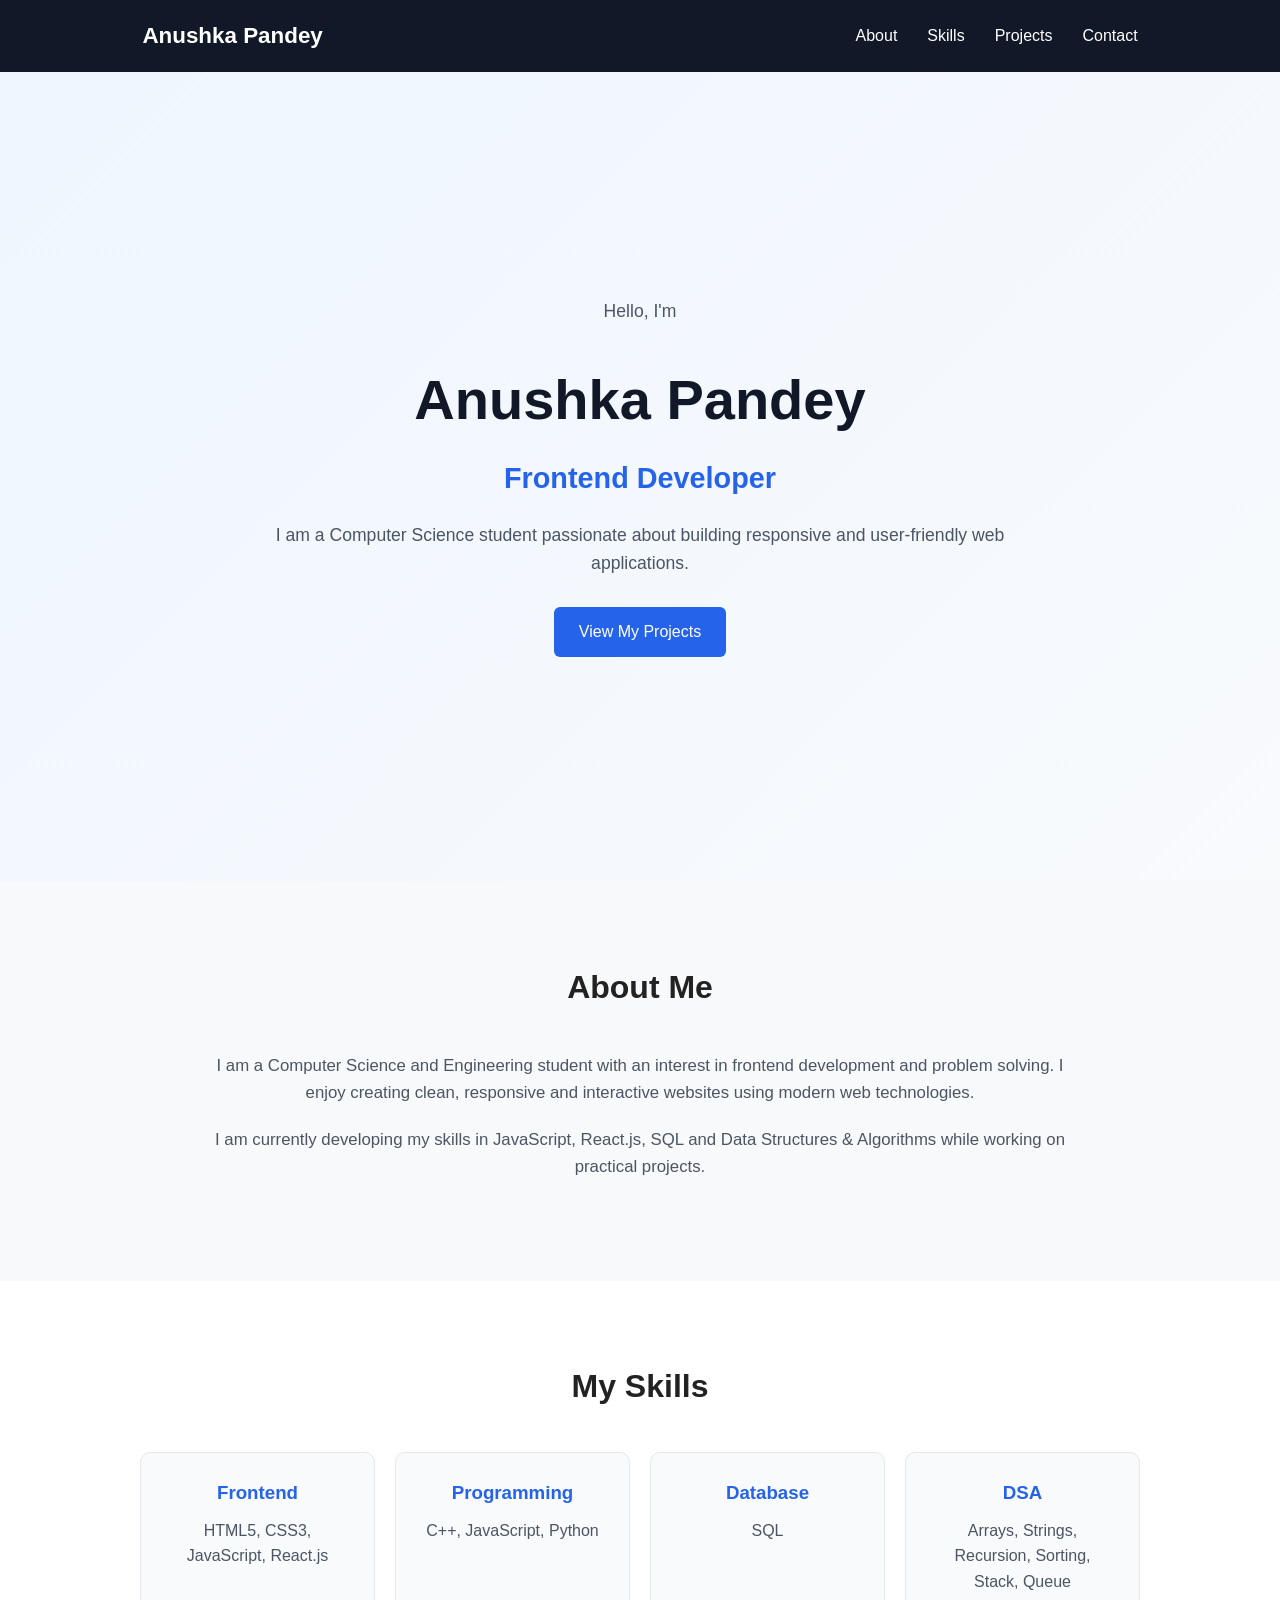
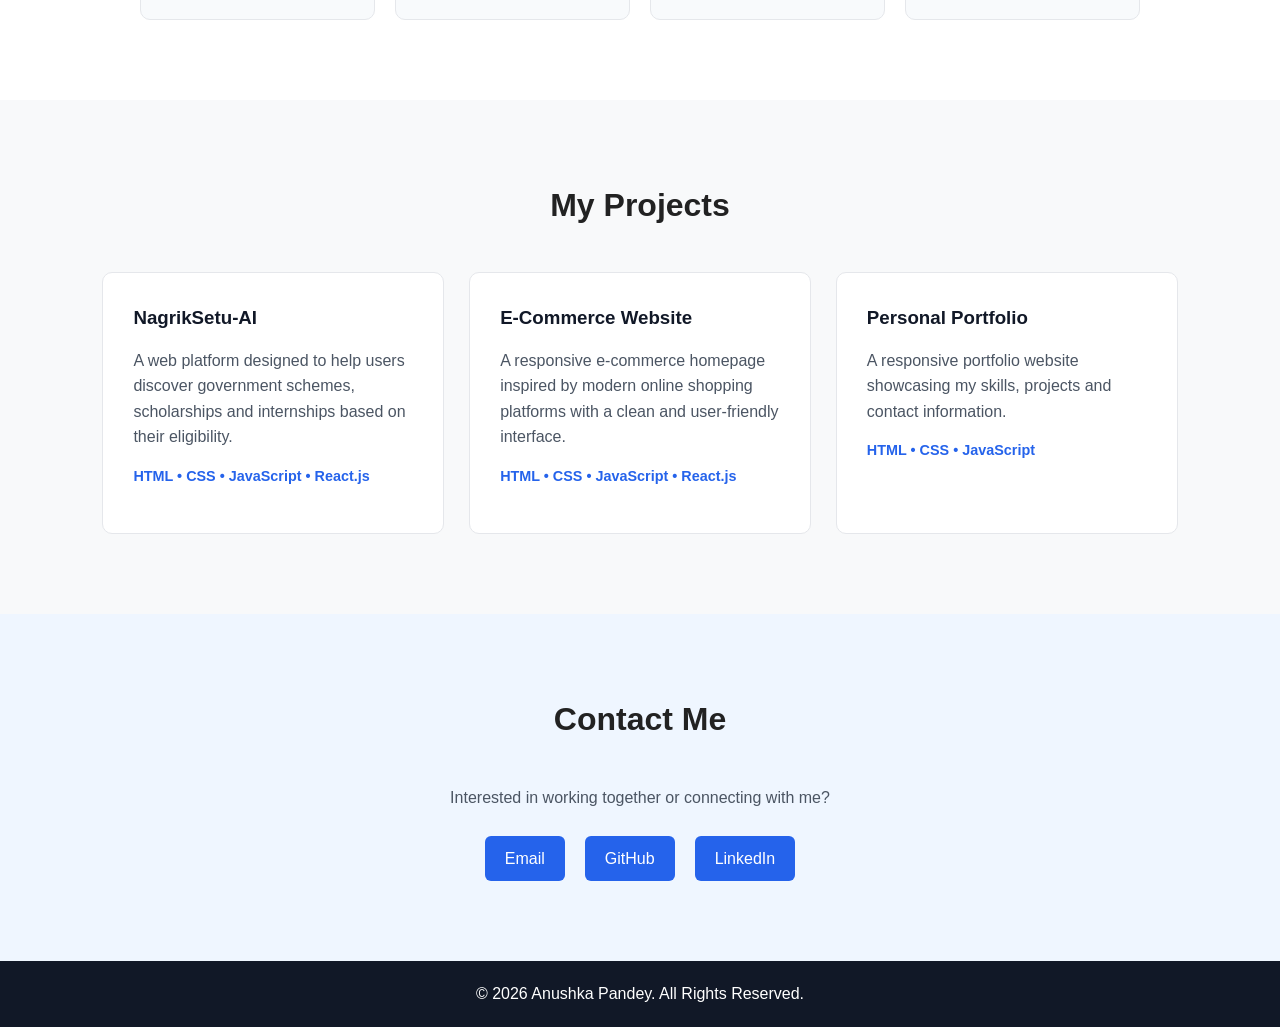
<file: personal-portfolio/index.html>
<!DOCTYPE html>
<html lang="en">
<head>
    <meta charset="UTF-8">
    <meta name="viewport" content="width=device-width, initial-scale=1.0">

    <title>Anushka Pandey | Frontend Developer</title>

    <link rel="stylesheet" href="style.css">
</head>

<body>

    <!-- Navigation Bar -->
    <header>
        <nav class="navbar">
            <h2 class="logo">Anushka Pandey</h2>

            <button class="menu-btn" id="menuBtn">☰</button>

            <ul class="nav-links" id="navLinks">
                <li><a href="#about">About</a></li>
                <li><a href="#skills">Skills</a></li>
                <li><a href="#projects">Projects</a></li>
                <li><a href="#contact">Contact</a></li>
            </ul>
        </nav>
    </header>


    <!-- Hero Section -->
    <section class="hero">
        <div class="hero-content">
            <p class="intro">Hello, I'm</p>

            <h1>Anushka Pandey</h1>

            <h2>Frontend Developer</h2>

            <p>
                I am a Computer Science student passionate about
                building responsive and user-friendly web applications.
            </p>

            <a href="#projects" class="btn">View My Projects</a>
        </div>
    </section>


    <!-- About Section -->
    <section id="about" class="section">
        <h2 class="section-title">About Me</h2>

        <div class="about-content">
            <p>
                I am a Computer Science and Engineering student with an
                interest in frontend development and problem solving.
                I enjoy creating clean, responsive and interactive
                websites using modern web technologies.
            </p>

            <p>
                I am currently developing my skills in JavaScript,
                React.js, SQL and Data Structures & Algorithms while
                working on practical projects.
            </p>
        </div>
    </section>


    <!-- Skills Section -->
    <section id="skills" class="section">
        <h2 class="section-title">My Skills</h2>

        <div class="skills-container">

            <div class="skill-card">
                <h3>Frontend</h3>
                <p>HTML5, CSS3, JavaScript, React.js</p>
            </div>

            <div class="skill-card">
                <h3>Programming</h3>
                <p>C++, JavaScript, Python</p>
            </div>

            <div class="skill-card">
                <h3>Database</h3>
                <p>SQL</p>
            </div>

            <div class="skill-card">
                <h3>DSA</h3>
                <p>
                    Arrays, Strings, Recursion, Sorting,
                    Stack, Queue
                </p>
            </div>

        </div>
    </section>


    <!-- Projects Section -->
    <section id="projects" class="section">
        <h2 class="section-title">My Projects</h2>

        <div class="projects-container">

            <div class="project-card">
                <h3>NagrikSetu-AI</h3>

                <p>
                    A web platform designed to help users discover
                    government schemes, scholarships and internships
                    based on their eligibility.
                </p>

                <p class="tech">
                    HTML • CSS • JavaScript • React.js
                </p>
            </div>


            <div class="project-card">
                <h3>E-Commerce Website</h3>

                <p>
                    A responsive e-commerce homepage inspired by
                    modern online shopping platforms with a clean
                    and user-friendly interface.
                </p>

                <p class="tech">
                    HTML • CSS • JavaScript • React.js
                </p>
            </div>


            <div class="project-card">
                <h3>Personal Portfolio</h3>

                <p>
                    A responsive portfolio website showcasing my
                    skills, projects and contact information.
                </p>

                <p class="tech">
                    HTML • CSS • JavaScript
                </p>
            </div>

        </div>
    </section>


    <!-- Contact Section -->
    <section id="contact" class="section contact-section">
        <h2 class="section-title">Contact Me</h2>

        <p>
            Interested in working together or connecting with me?
        </p>

        <div class="contact-links">
            <a href="mailto:anupandey7002@gmail.com">
                Email
            </a>

            <a href="https://github.com/anushkapandey7002" target="_blank">
                GitHub
            </a>

            <a href="https://www.linkedin.com/in/anushka-pandey-473527398/"
               target="_blank">
                LinkedIn
            </a>
        </div>
    </section>


    <!-- Footer -->
    <footer>
        <p>© 2026 Anushka Pandey. All Rights Reserved.</p>
    </footer>


    <script src="script.js"></script>

</body>
</html>
</file>
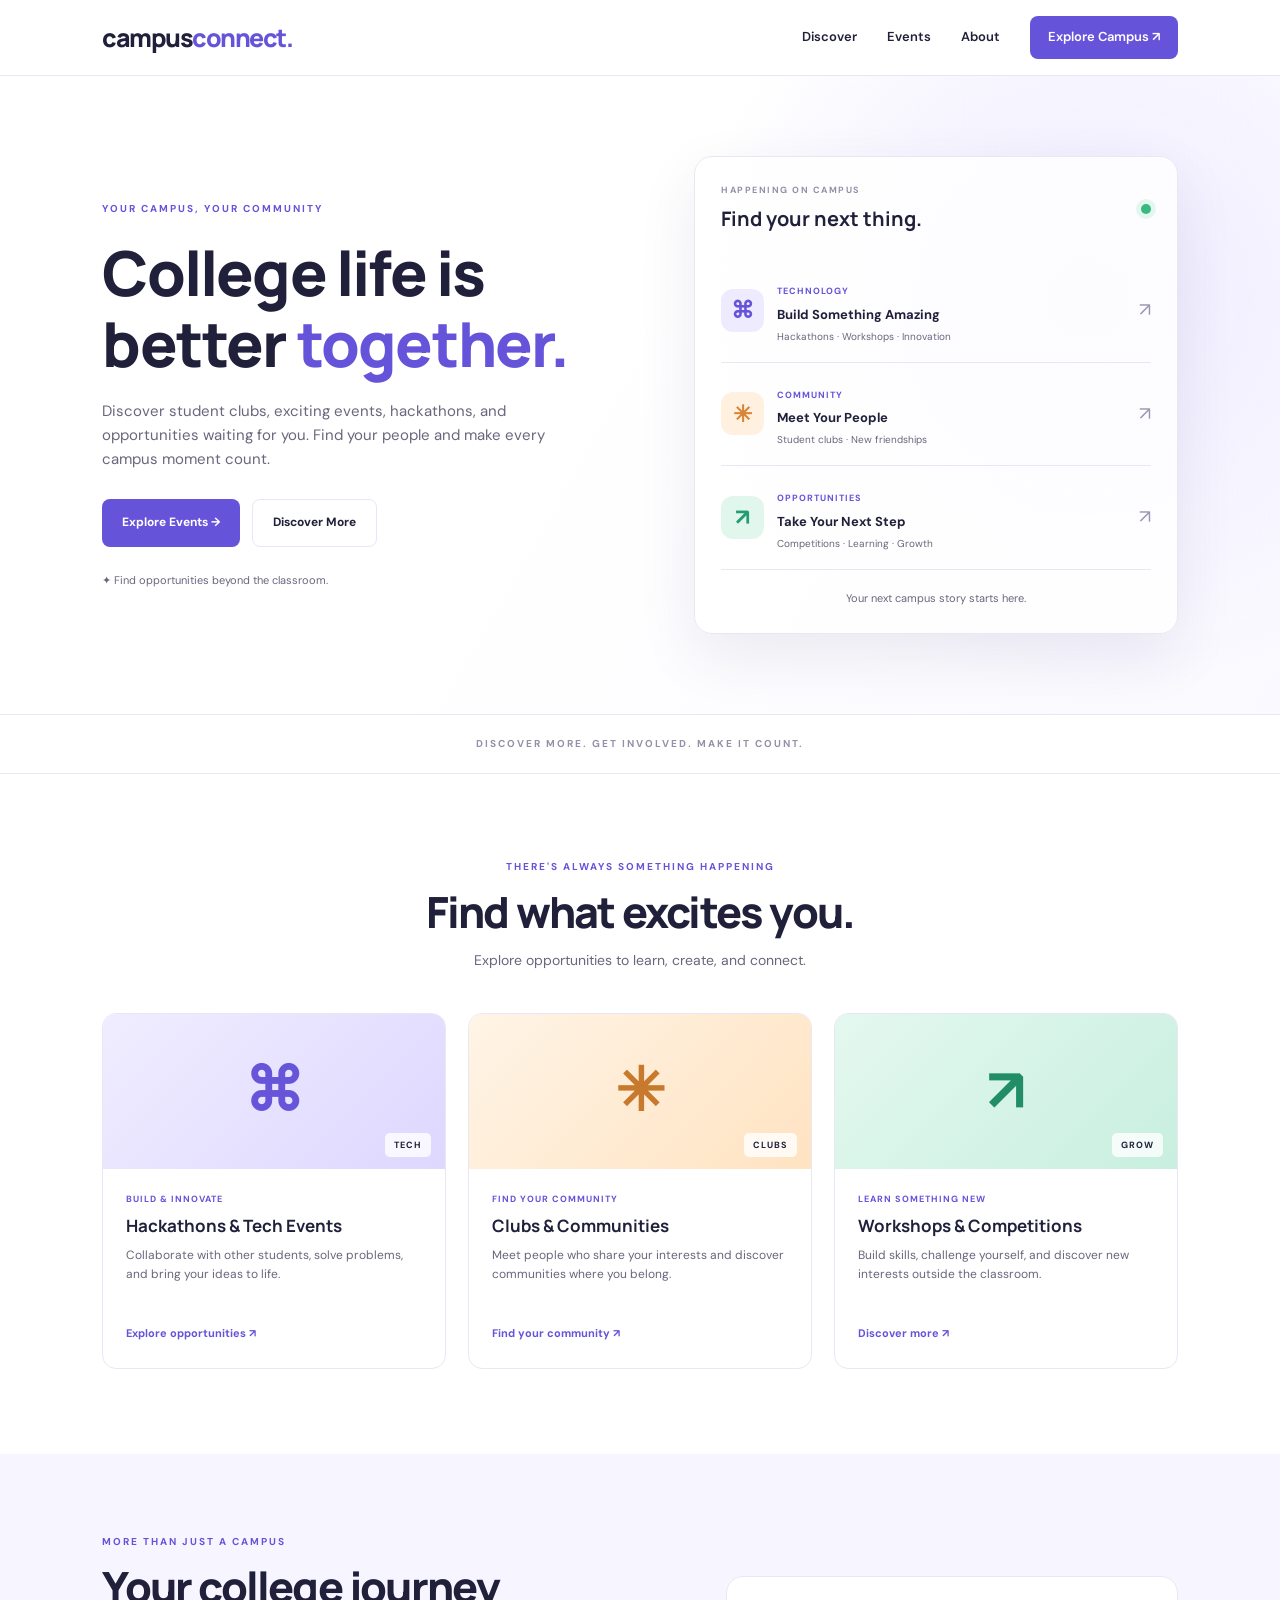
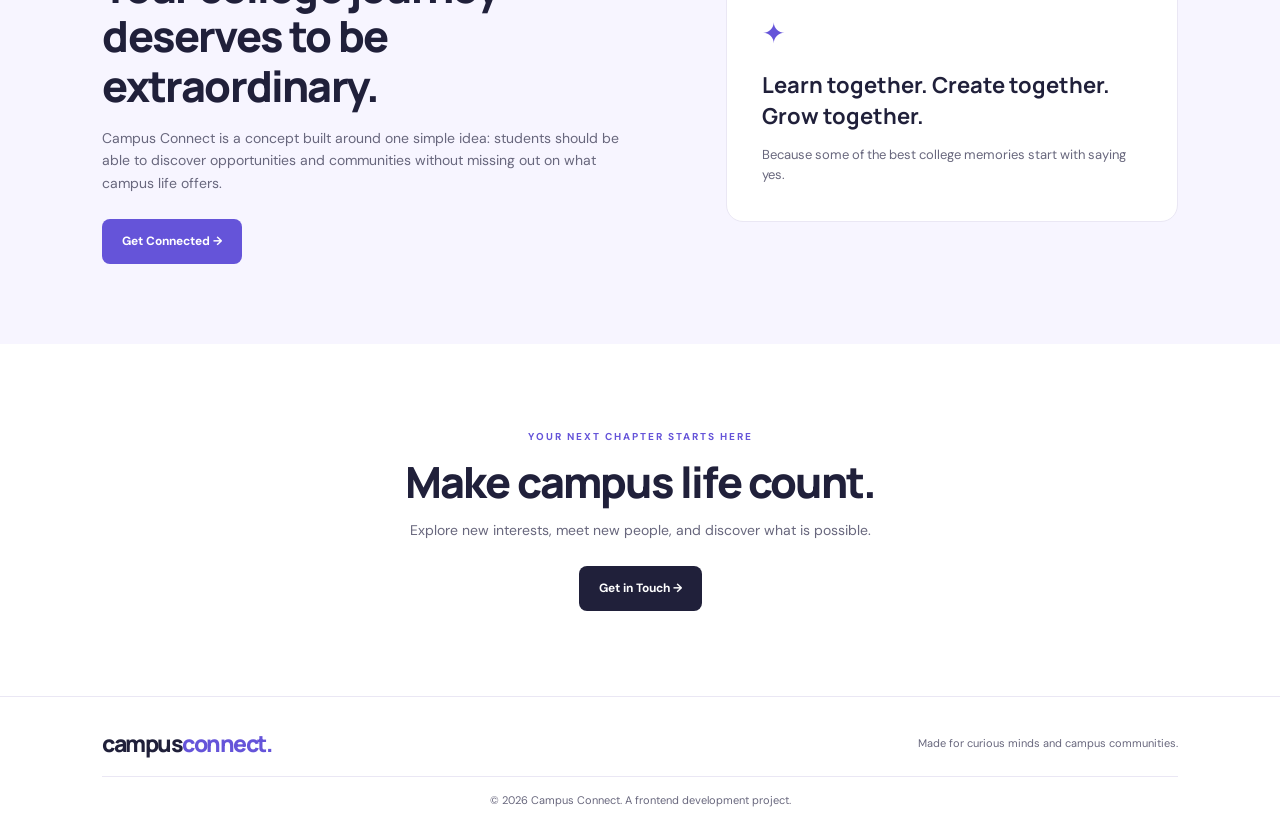
<file: responsive-landing-page/index.html>
<!DOCTYPE html>
<html lang="en">
<head>
    <meta charset="UTF-8">
    <meta name="viewport" content="width=device-width, initial-scale=1.0">
    <meta name="description" content="Discover campus clubs, events, hackathons and opportunities with Campus Connect.">
    <title>Campus Connect | Find Your Campus Community</title>
    <link rel="stylesheet" href="style.css">
</head>
<body>

    <header class="navbar">
        <a href="#" class="logo">campus<span>connect.</span></a>

        <button class="menu-toggle" id="menuToggle"
                aria-label="Toggle navigation" aria-expanded="false">
            ☰
        </button>

        <nav class="nav-links" id="navLinks">
            <a href="#discover">Discover</a>
            <a href="#events">Events</a>
            <a href="#about">About</a>
            <a href="#events" class="nav-cta">Explore Campus ↗</a>
        </nav>
    </header>

    <main>
        <section class="hero" id="discover">
            <div class="hero-content">
                <p class="eyebrow">YOUR CAMPUS, YOUR COMMUNITY</p>

                <h1>College life is better <span>together.</span></h1>

                <p class="hero-description">
                    Discover student clubs, exciting events, hackathons,
                    and opportunities waiting for you. Find your people
                    and make every campus moment count.
                </p>

                <div class="hero-actions">
                    <a href="#events" class="button primary-button">
                        Explore Events →
                    </a>
                    <a href="#about" class="button secondary-button">
                        Discover More
                    </a>
                </div>

                <p class="hero-note">✦ Find opportunities beyond the classroom.</p>
            </div>

            <div class="hero-visual">
                <div class="visual-heading">
                    <div>
                        <p class="card-label">HAPPENING ON CAMPUS</p>
                        <h2>Find your next thing.</h2>
                    </div>
                    <span class="live-dot"></span>
                </div>

                <article class="highlight-card">
                    <div class="event-symbol purple-symbol">⌘</div>
                    <div class="event-info">
                        <span class="event-category">TECHNOLOGY</span>
                        <h3>Build Something Amazing</h3>
                        <p>Hackathons · Workshops · Innovation</p>
                    </div>
                    <span class="event-arrow">↗</span>
                </article>

                <article class="highlight-card">
                    <div class="event-symbol orange-symbol">✳</div>
                    <div class="event-info">
                        <span class="event-category">COMMUNITY</span>
                        <h3>Meet Your People</h3>
                        <p>Student clubs · New friendships</p>
                    </div>
                    <span class="event-arrow">↗</span>
                </article>

                <article class="highlight-card">
                    <div class="event-symbol green-symbol">↗</div>
                    <div class="event-info">
                        <span class="event-category">OPPORTUNITIES</span>
                        <h3>Take Your Next Step</h3>
                        <p>Competitions · Learning · Growth</p>
                    </div>
                    <span class="event-arrow">↗</span>
                </article>

                <p class="visual-footer">Your next campus story starts here.</p>
            </div>
        </section>

        <section class="intro-strip">
            <p>DISCOVER MORE. GET INVOLVED. MAKE IT COUNT.</p>
        </section>

        <section class="section events-section" id="events">
            <div class="section-heading">
                <p class="eyebrow">THERE'S ALWAYS SOMETHING HAPPENING</p>
                <h2>Find what excites you.</h2>
                <p>Explore opportunities to learn, create, and connect.</p>
            </div>

            <div class="events-grid">
                <article class="event-card">
                    <div class="event-art art-tech">
                        <span>⌘</span>
                        <span class="art-tag">TECH</span>
                    </div>
                    <div class="event-card-content">
                        <p class="event-category">BUILD & INNOVATE</p>
                        <h3>Hackathons & Tech Events</h3>
                        <p>Collaborate with other students, solve problems,
                           and bring your ideas to life.</p>
                        <a href="#contact" class="text-link">Explore opportunities ↗</a>
                    </div>
                </article>

                <article class="event-card">
                    <div class="event-art art-community">
                        <span>✳</span>
                        <span class="art-tag">CLUBS</span>
                    </div>
                    <div class="event-card-content">
                        <p class="event-category">FIND YOUR COMMUNITY</p>
                        <h3>Clubs & Communities</h3>
                        <p>Meet people who share your interests and discover
                           communities where you belong.</p>
                        <a href="#contact" class="text-link">Find your community ↗</a>
                    </div>
                </article>

                <article class="event-card">
                    <div class="event-art art-growth">
                        <span>↗</span>
                        <span class="art-tag">GROW</span>
                    </div>
                    <div class="event-card-content">
                        <p class="event-category">LEARN SOMETHING NEW</p>
                        <h3>Workshops & Competitions</h3>
                        <p>Build skills, challenge yourself, and discover
                           new interests outside the classroom.</p>
                        <a href="#contact" class="text-link">Discover more ↗</a>
                    </div>
                </article>
            </div>
        </section>

        <section class="about-section" id="about">
            <div class="about-content">
                <p class="eyebrow">MORE THAN JUST A CAMPUS</p>
                <h2>Your college journey deserves to be extraordinary.</h2>
                <p>
                    Campus Connect is a concept built around one simple idea:
                    students should be able to discover opportunities and
                    communities without missing out on what campus life offers.
                </p>
                <a href="#contact" class="button primary-button">
                    Get Connected →
                </a>
            </div>

            <div class="about-note">
                <span class="note-symbol">✦</span>
                <h3>Learn together. Create together. Grow together.</h3>
                <p>Because some of the best college memories start with saying yes.</p>
            </div>
        </section>

        <section class="contact-section" id="contact">
            <p class="eyebrow">YOUR NEXT CHAPTER STARTS HERE</p>
            <h2>Make campus life count.</h2>
            <p>Explore new interests, meet new people, and discover what is possible.</p>
            <a href="mailto:hello@example.com" class="button contact-button">
                Get in Touch →
            </a>
        </section>
    </main>

    <footer class="footer">
        <a href="#" class="logo">campus<span>connect.</span></a>
        <p>Made for curious minds and campus communities.</p>
        <p class="copyright">
            © 2026 Campus Connect. A frontend development project.
        </p>
    </footer>

    <script src="script.js"></script>
</body>
</html>
</file>
<file: personal-portfolio/style.css>
/* ---------- General Styles ---------- */

* {
    margin: 0;
    padding: 0;
    box-sizing: border-box;
}

html {
    scroll-behavior: smooth;
}

body {
    font-family: Arial, sans-serif;
    line-height: 1.6;
    color: #222;
    background-color: #f8f9fa;
}

a {
    text-decoration: none;
}

.section {
    padding: 80px 8%;
}

.section-title {
    text-align: center;
    font-size: 2rem;
    margin-bottom: 40px;
}


/* ---------- Navigation ---------- */

header {
    background-color: #111827;
    position: sticky;
    top: 0;
    z-index: 1000;
}

.navbar {
    max-width: 1200px;
    margin: auto;
    padding: 18px 8%;

    display: flex;
    align-items: center;
    justify-content: space-between;
}

.logo {
    color: white;
    font-size: 1.4rem;
}

.nav-links {
    list-style: none;
    display: flex;
    gap: 30px;
}

.nav-links a {
    color: white;
    font-size: 1rem;
    transition: color 0.3s ease;
}

.nav-links a:hover {
    color: #60a5fa;
}

.menu-btn {
    display: none;
    background: none;
    border: none;
    color: white;
    font-size: 1.8rem;
    cursor: pointer;
}


/* ---------- Hero Section ---------- */

.hero {
    min-height: 90vh;

    display: flex;
    align-items: center;
    justify-content: center;

    text-align: center;
    padding: 60px 8%;

    background: linear-gradient(
        135deg,
        #eff6ff,
        #f8fafc
    );
}

.hero-content {
    max-width: 750px;
}

.intro {
    font-size: 1.2rem;
    color: #2563eb;
    margin-bottom: 10px;
}

.hero h1 {
    font-size: 3.5rem;
    color: #111827;
    margin-bottom: 10px;
}

.hero h2 {
    font-size: 1.8rem;
    color: #2563eb;
    margin-bottom: 20px;
}

.hero p {
    font-size: 1.1rem;
    color: #4b5563;
    margin-bottom: 30px;
}

.btn {
    display: inline-block;
    padding: 12px 25px;

    background-color: #2563eb;
    color: white;

    border-radius: 6px;

    transition:
        background-color 0.3s ease,
        transform 0.3s ease;
}

.btn:hover {
    background-color: #1d4ed8;
    transform: translateY(-3px);
}


/* ---------- About Section ---------- */

.about-content {
    max-width: 850px;
    margin: auto;
    text-align: center;
}

.about-content p {
    margin-bottom: 20px;
    color: #4b5563;
    font-size: 1.05rem;
}


/* ---------- Skills Section ---------- */

#skills {
    background-color: white;
}

.skills-container {
    max-width: 1000px;
    margin: auto;

    display: grid;
    grid-template-columns: repeat(4, 1fr);
    gap: 20px;
}

.skill-card {
    background-color: #f8fafc;
    padding: 25px;

    text-align: center;

    border-radius: 10px;
    border: 1px solid #e5e7eb;

    transition:
        transform 0.3s ease,
        box-shadow 0.3s ease;
}

.skill-card:hover {
    transform: translateY(-6px);

    box-shadow:
        0 10px 25px rgba(0, 0, 0, 0.08);
}

.skill-card h3 {
    color: #2563eb;
    margin-bottom: 10px;
}

.skill-card p {
    color: #4b5563;
}


/* ---------- Projects Section ---------- */

.projects-container {
    max-width: 1100px;
    margin: auto;

    display: grid;
    grid-template-columns: repeat(3, 1fr);
    gap: 25px;
}

.project-card {
    background-color: white;

    padding: 30px;

    border-radius: 10px;

    border: 1px solid #e5e7eb;

    transition:
        transform 0.3s ease,
        box-shadow 0.3s ease;
}

.project-card:hover {
    transform: translateY(-6px);

    box-shadow:
        0 10px 25px rgba(0, 0, 0, 0.08);
}

.project-card h3 {
    color: #111827;
    margin-bottom: 15px;
}

.project-card p {
    color: #4b5563;
    margin-bottom: 15px;
}

.project-card .tech {
    color: #2563eb;
    font-size: 0.9rem;
    font-weight: bold;
}


/* ---------- Contact Section ---------- */

.contact-section {
    text-align: center;
    background-color: #eff6ff;
}

.contact-section > p {
    color: #4b5563;
    margin-bottom: 25px;
}

.contact-links {
    display: flex;
    justify-content: center;
    gap: 20px;
    flex-wrap: wrap;
}

.contact-links a {
    padding: 10px 20px;

    background-color: #2563eb;
    color: white;

    border-radius: 6px;

    transition: background-color 0.3s ease;
}

.contact-links a:hover {
    background-color: #1d4ed8;
}


/* ---------- Footer ---------- */

footer {
    background-color: #111827;
    color: white;

    text-align: center;

    padding: 20px;
}


/* ---------- Tablet ---------- */

@media (max-width: 900px) {

    .skills-container {
        grid-template-columns: repeat(2, 1fr);
    }

    .projects-container {
        grid-template-columns: repeat(2, 1fr);
    }

    .hero h1 {
        font-size: 3rem;
    }
}


/* ---------- Mobile ---------- */

@media (max-width: 650px) {

    .navbar {
        padding: 15px 6%;
    }

    .menu-btn {
        display: block;
    }

    .nav-links {
        display: none;

        position: absolute;

        top: 65px;
        left: 0;

        width: 100%;

        flex-direction: column;
        gap: 0;

        background-color: #111827;

        text-align: center;
    }

    .nav-links.active {
        display: flex;
    }

    .nav-links li {
        padding: 15px;
        border-top: 1px solid #374151;
    }

    .section {
        padding: 60px 6%;
    }

    .hero {
        min-height: 80vh;
    }

    .hero h1 {
        font-size: 2.4rem;
    }

    .hero h2 {
        font-size: 1.4rem;
    }

    .hero p {
        font-size: 1rem;
    }

    .skills-container {
        grid-template-columns: 1fr;
    }

    .projects-container {
        grid-template-columns: 1fr;
    }

    .section-title {
        font-size: 1.7rem;
    }
}
</file>
<file: responsive-landing-page/style.css>
@import url('https://fonts.googleapis.com/css2?family=DM+Sans:wght@400;500;600;700&family=Manrope:wght@400;500;600;700;800&display=swap');

:root {
    --primary: #6554d9;
    --primary-dark: #4e3dbb;
    --dark: #20203a;
    --text: #68677d;
    --light: #f7f5ff;
    --white: #ffffff;
    --border: #eae7f4;
}

* {
    margin: 0;
    padding: 0;
    box-sizing: border-box;
}

html {
    scroll-behavior: smooth;
    scroll-padding-top: 85px;
}

body {
    font-family: 'DM Sans', sans-serif;
    color: var(--dark);
    background: var(--white);
    line-height: 1.6;
}

a {
    text-decoration: none;
    color: inherit;
}

.navbar {
    min-height: 76px;
    padding: 16px 8%;
    display: flex;
    justify-content: space-between;
    align-items: center;
    background: var(--white);
    border-bottom: 1px solid var(--border);
    position: sticky;
    top: 0;
    z-index: 100;
}

.logo {
    font-family: 'Manrope', sans-serif;
    font-size: 25px;
    font-weight: 800;
    letter-spacing: -1.5px;
}

.logo span {
    color: var(--primary);
}

.nav-links {
    display: flex;
    align-items: center;
    gap: 30px;
    font-size: 13px;
    font-weight: 600;
}

.nav-links a:not(.nav-cta):hover {
    color: var(--primary);
}

.nav-cta {
    background: var(--primary);
    color: var(--white);
    padding: 11px 18px;
    border-radius: 8px;
}

.nav-cta:hover,
.primary-button:hover {
    background: var(--primary-dark);
}

.menu-toggle {
    display: none;
    border: none;
    background: none;
    color: var(--dark);
    font-size: 27px;
    cursor: pointer;
}

.hero {
    padding: 80px 8%;
    min-height: 590px;
    display: grid;
    grid-template-columns: 1fr 0.9fr;
    align-items: center;
    gap: 55px;
    background:
        radial-gradient(circle at 85% 35%, #eeebff 0, transparent 34%),
        linear-gradient(120deg, #fff 45%, #faf9ff);
}

.hero-content {
    max-width: 560px;
}

.eyebrow {
    color: var(--primary);
    font-size: 10px;
    font-weight: 700;
    letter-spacing: 2px;
}

.hero h1,
.section-heading h2,
.about-content h2,
.contact-section h2 {
    font-family: 'Manrope', sans-serif;
    font-weight: 800;
    line-height: 1.15;
    letter-spacing: -1.8px;
}

.hero h1 {
    margin: 20px 0;
    font-size: clamp(42px, 5vw, 62px);
}

.hero h1 span {
    color: var(--primary);
}

.hero-description {
    max-width: 480px;
    color: var(--text);
    font-size: 15px;
}

.hero-actions {
    display: flex;
    flex-wrap: wrap;
    gap: 12px;
    margin-top: 28px;
}

.button {
    display: inline-flex;
    justify-content: center;
    align-items: center;
    padding: 13px 20px;
    border-radius: 8px;
    font-size: 12px;
    font-weight: 700;
    transition: background 0.2s ease, transform 0.2s ease;
}

.button:hover {
    transform: translateY(-2px);
}

.primary-button {
    color: var(--white);
    background: var(--primary);
}

.secondary-button {
    border: 1px solid var(--border);
    background: var(--white);
}

.secondary-button:hover {
    background: var(--light);
}

.hero-note {
    margin-top: 25px;
    color: var(--text);
    font-size: 11px;
}

.hero-visual {
    padding: 26px;
    border: 1px solid var(--border);
    border-radius: 18px;
    background: rgba(255, 255, 255, 0.85);
    box-shadow: 0 22px 60px rgba(50, 40, 100, 0.09);
}

.visual-heading {
    display: flex;
    align-items: center;
    justify-content: space-between;
    gap: 12px;
    margin-bottom: 24px;
}

.card-label {
    color: #9290a7;
    font-size: 9px;
    font-weight: 700;
    letter-spacing: 1.5px;
}

.visual-heading h2 {
    margin-top: 6px;
    font-family: 'Manrope', sans-serif;
    font-size: 20px;
}

.live-dot {
    width: 10px;
    height: 10px;
    border-radius: 50%;
    background: #37b981;
    box-shadow: 0 0 0 5px #e3f7ee;
}

.highlight-card {
    display: flex;
    align-items: center;
    gap: 13px;
    padding: 17px 0;
    border-bottom: 1px solid var(--border);
}

.event-symbol {
    flex-shrink: 0;
    width: 43px;
    height: 43px;
    display: grid;
    place-items: center;
    border-radius: 12px;
    font-size: 23px;
    font-weight: 700;
}

.purple-symbol {
    color: #6554d9;
    background: #eeebff;
}

.orange-symbol {
    color: #d88436;
    background: #fff0df;
}

.green-symbol {
    color: #249e70;
    background: #e1f7ed;
}

.event-info {
    min-width: 0;
}

.event-category {
    color: var(--primary);
    font-size: 9px;
    font-weight: 700;
    letter-spacing: 1px;
}

.event-info h3 {
    margin: 3px 0;
    font-size: 13px;
}

.event-info p {
    color: var(--text);
    font-size: 10px;
}

.event-arrow {
    margin-left: auto;
    color: #9996b0;
    font-size: 19px;
}

.visual-footer {
    margin-top: 20px;
    color: var(--text);
    text-align: center;
    font-size: 11px;
}

.intro-strip {
    padding: 21px 8%;
    border-top: 1px solid var(--border);
    border-bottom: 1px solid var(--border);
    text-align: center;
}

.intro-strip p {
    color: #9390a7;
    font-size: 10px;
    font-weight: 700;
    letter-spacing: 2px;
}

.section {
    padding: 85px 8%;
}

.section-heading {
    max-width: 600px;
    margin: 0 auto 42px;
    text-align: center;
}

.section-heading h2,
.about-content h2,
.contact-section h2 {
    margin: 12px 0;
    font-size: clamp(30px, 4vw, 43px);
}

.section-heading > p:last-child {
    color: var(--text);
    font-size: 14px;
}

.events-grid {
    display: grid;
    grid-template-columns: repeat(3, minmax(0, 1fr));
    gap: 22px;
}

.event-card {
    overflow: hidden;
    border: 1px solid var(--border);
    border-radius: 14px;
    background: var(--white);
    transition: transform 0.2s ease, box-shadow 0.2s ease;
}

.event-card:hover {
    transform: translateY(-5px);
    box-shadow: 0 15px 35px rgba(35, 28, 75, 0.09);
}

.event-art {
    min-height: 155px;
    padding: 20px;
    display: flex;
    align-items: center;
    justify-content: center;
    position: relative;
}

.event-art > span:first-child {
    font-size: 60px;
    font-weight: 700;
}

.art-tech {
    color: #6755d9;
    background: linear-gradient(135deg, #f0edff, #ded7ff);
}

.art-community {
    color: #c7792e;
    background: linear-gradient(135deg, #fff4e6, #ffe3c2);
}

.art-growth {
    color: #228e68;
    background: linear-gradient(135deg, #e4f8ef, #c8efdf);
}

.art-tag {
    position: absolute;
    right: 14px;
    bottom: 12px;
    padding: 5px 9px;
    border-radius: 5px;
    background: rgba(255, 255, 255, 0.8);
    color: var(--dark);
    font-size: 9px;
    font-weight: 700;
    letter-spacing: 1px;
}

.event-card-content {
    padding: 23px;
}

.event-card-content h3 {
    margin: 8px 0;
    font-family: 'Manrope', sans-serif;
    font-size: 17px;
    line-height: 1.4;
}

.event-card-content > p:not(.event-category) {
    min-height: 63px;
    color: var(--text);
    font-size: 12px;
}

.text-link {
    display: inline-block;
    margin-top: 16px;
    color: var(--primary);
    font-size: 11px;
    font-weight: 700;
}

.text-link:hover {
    text-decoration: underline;
}

.about-section {
    padding: 80px 8%;
    display: grid;
    grid-template-columns: 1fr 0.8fr;
    align-items: center;
    gap: 60px;
    background: var(--light);
}

.about-content > p:not(.eyebrow) {
    max-width: 520px;
    margin: 17px 0 25px;
    color: var(--text);
    font-size: 14px;
}

.about-note {
    padding: 35px;
    border: 1px solid var(--border);
    border-radius: 17px;
    background: var(--white);
}

.note-symbol {
    color: var(--primary);
    font-size: 28px;
}

.about-note h3 {
    margin: 13px 0;
    font-family: 'Manrope', sans-serif;
    font-size: 22px;
    line-height: 1.4;
}

.about-note p {
    color: var(--text);
    font-size: 13px;
}

.contact-section {
    padding: 85px 8%;
    text-align: center;
}

.contact-section > p:not(.eyebrow) {
    margin: 0 auto 25px;
    color: var(--text);
    font-size: 14px;
}

.contact-button {
    background: var(--dark);
    color: var(--white);
}

.contact-button:hover {
    background: var(--primary);
}

.footer {
    padding: 28px 8%;
    display: flex;
    flex-wrap: wrap;
    align-items: center;
    justify-content: space-between;
    gap: 14px;
    border-top: 1px solid var(--border);
}

.footer .logo {
    font-size: 23px;
}

.footer p {
    color: var(--text);
    font-size: 11px;
}

.footer .copyright {
    width: 100%;
    padding-top: 15px;
    border-top: 1px solid var(--border);
    text-align: center;
}

@media (max-width: 950px) {
    .hero {
        gap: 28px;
        padding: 65px 6%;
    }

    .hero h1 {
        font-size: 47px;
    }

    .hero-visual {
        padding: 20px;
    }

    .section,
    .about-section {
        padding: 70px 6%;
    }

    .events-grid {
        gap: 14px;
    }

    .event-card-content {
        padding: 18px;
    }

    .about-section {
        gap: 35px;
    }
}

@media (max-width: 700px) {
    .navbar {
        min-height: 68px;
        padding: 12px 6%;
    }

    .logo {
        font-size: 22px;
    }

    .menu-toggle {
        display: block;
    }

    .nav-links {
        position: absolute;
        top: 68px;
        left: 0;
        right: 0;
        display: none;
        flex-direction: column;
        align-items: stretch;
        gap: 0;
        padding: 10px 6% 20px;
        border-bottom: 1px solid var(--border);
        background: var(--white);
    }

    .nav-links.active {
        display: flex;
    }

    .nav-links > a {
        padding: 13px 8px;
    }

    .nav-links .nav-cta {
        margin-top: 8px;
        text-align: center;
    }

    .hero {
        grid-template-columns: 1fr;
        gap: 35px;
        padding: 55px 6% 45px;
    }

    .hero h1 {
        font-size: clamp(40px, 11vw, 54px);
    }

    .hero-description {
        font-size: 14px;
    }

    .hero-visual {
        padding: 22px;
    }

    .section,
    .about-section {
        padding: 60px 6%;
    }

    .section-heading {
        margin-bottom: 30px;
    }

    .events-grid {
        grid-template-columns: 1fr;
        gap: 18px;
    }

    .event-art {
        min-height: 140px;
    }

    .event-card-content > p:not(.event-category) {
        min-height: 0;
    }

    .about-section {
        grid-template-columns: 1fr;
        gap: 28px;
    }

    .about-note {
        padding: 26px;
    }

    .contact-section {
        padding: 65px 6%;
    }

    .footer {
        flex-direction: column;
        text-align: center;
        padding: 25px 6%;
    }
}

@media (prefers-reduced-motion: reduce) {
    html {
        scroll-behavior: auto;
    }

    *,
    *::before,
    *::after {
        transition-duration: 0.01ms !important;
    }
}
</file>
